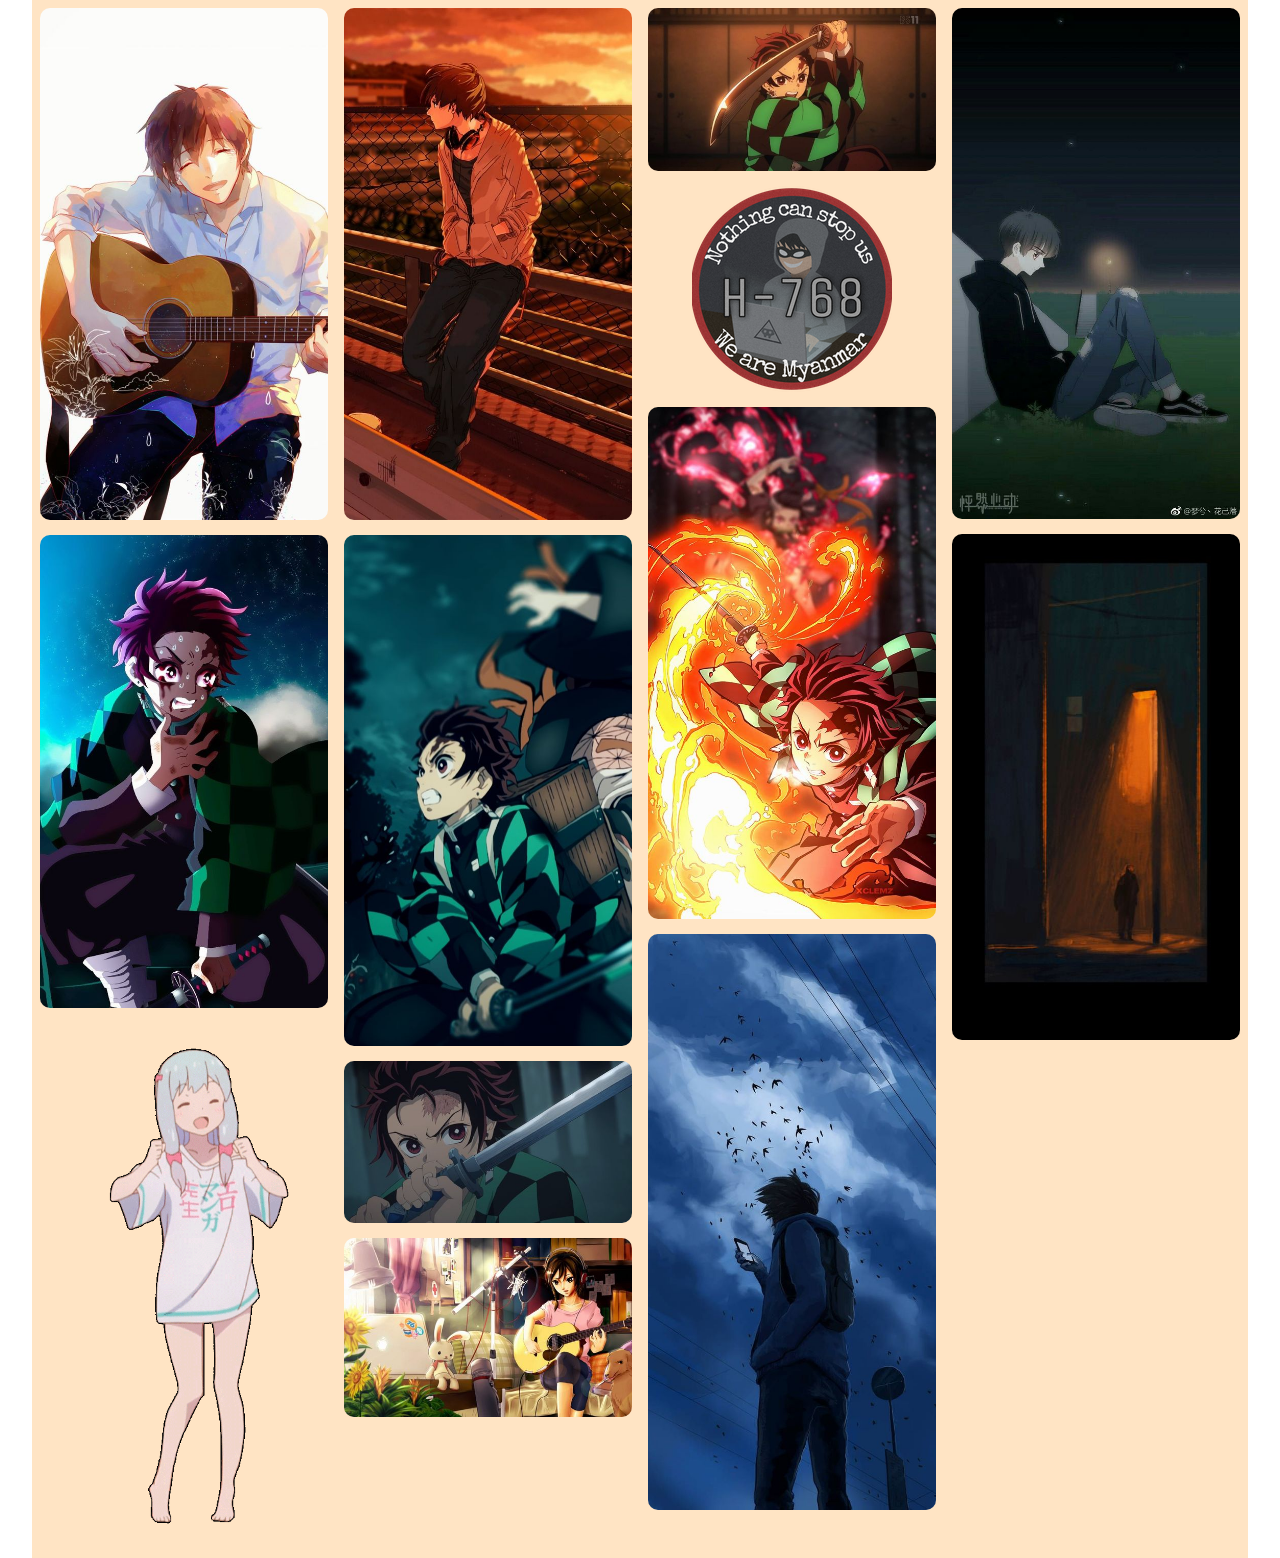
<file: index.html>
<!DOCTYPE html>
<html lang="en">
<head>
    <meta charset="UTF-8">
    <meta http-equiv="X-UA-Compatible" content="IE=edge">
    <meta name="viewport" content="width=device-width, initial-scale=1.0">
    <title>Image</title>
    <link rel="stylesheet" href="style.css">
</head>
<body>
    <div class="container">
        <div class="box">
            <img src="images/img1.jpg" alt="" class="image">
        </div>
        <div class="box">
            <img src="images/img2.jpg" alt="" class="image">
        </div>
        <div class="box">
            <img src="images/img18.gif" alt="" class="image">
        </div>
        <div class="box">
            <img src="images/img4.jpg" alt="" class="image">
        </div>
        <div class="box">
            <img src="images/img5.jpg" alt="" class="image">
        </div>
        <div class="box">
            <img src="images/img6.jpg" alt="" class="image">
        </div>
        <div class="box">
            <img src="images/img7.jpg" alt="" class="image">
        </div>
        <div class="box">
            <img src="images/img8.jpg" alt="" class="image">
        </div>
        <div class="box">
            <img src="images/img8.png" alt="" class="image">
        </div>
        <div class="box">
            <img src="images/img9.jpg" alt="" class="image">
        </div>
        <div class="box">
            <img src="images/img10.jpg" alt="" class="image">
        </div>
        <div class="box">
            <img src="images/img11.jpg" alt="" class="image">
        </div>
        <div class="box">
            <img src="images/img12.png" alt="" class="image">
        </div>
        
    </div>
</body>
</html>
</file>
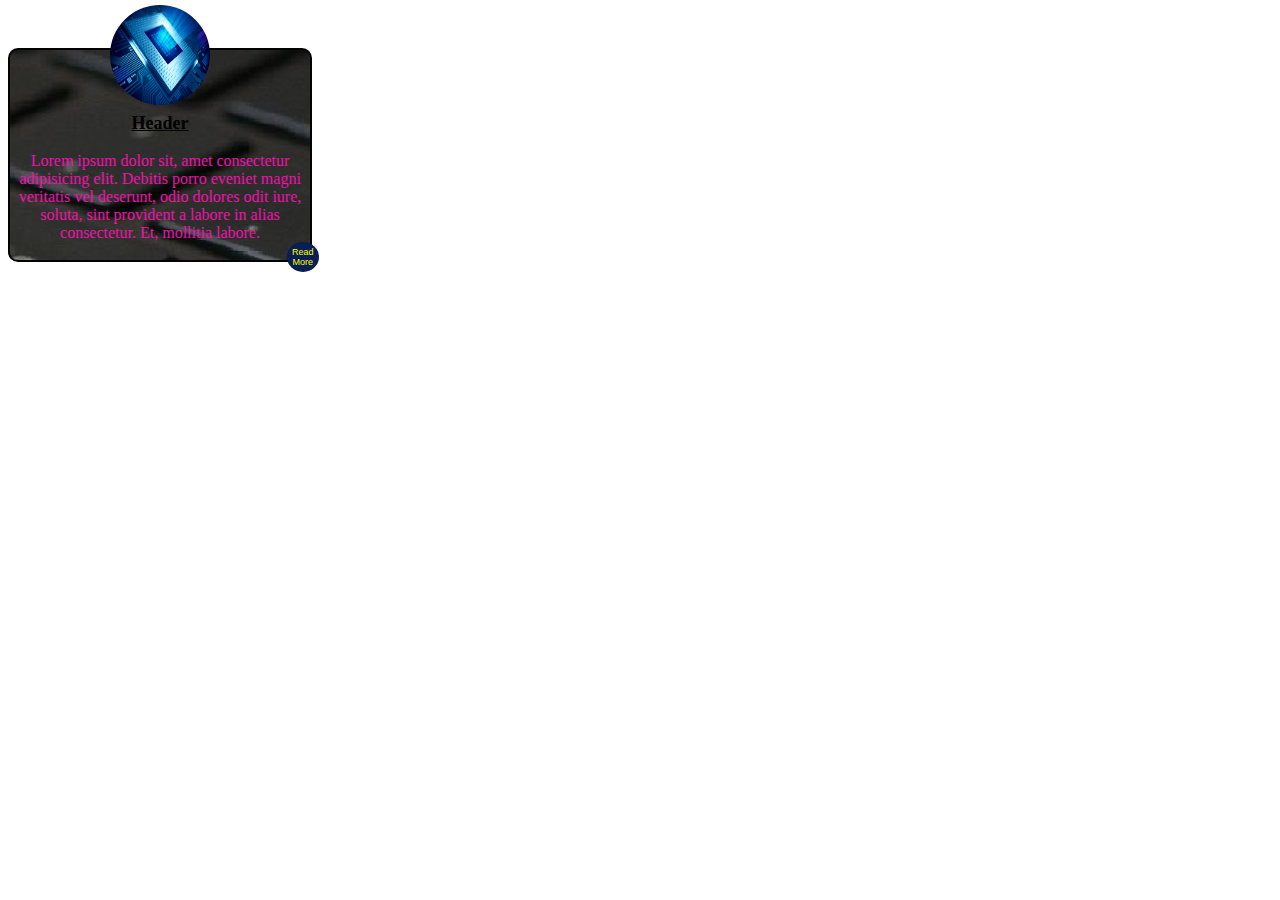
<file: proj/index.html>
<!DOCTYPE html>
<html lang="en">
<head>
    <meta charset="UTF-8">
    <meta http-equiv="X-UA-Compatible" content="IE=edge">
    <meta name="viewport" content="width=device-width, initial-scale=1.0">
    <title>Document</title>
    <style>
        .card{
            margin-top: 40px;
            width: 300px;
            background-image: url("images/header.jpg");
            border-radius: 10px;
            border: 2px solid rgb(3, 3, 3);
            display: inline-block;
            overflow: hidden;
            animation: effect 3s; 
            
        }
        @keyframes effect {
            0%{transform: scale(0, 1);}
        }
        .card-img{
            display: block;
            margin: auto;
            margin-top: -45px;
            border-radius: 50%;
            
            transition: 1s;
            width: 100px;
            height: 100px;
            box-sizing: border-box;
            animation: effect-img 2.5s;
            
        }
        @keyframes effect-img {
            0%{transform:rotate(720deg);}
        }
        .card-img:hover,.card-btn.active{

            transform:rotate(360deg);
        }
        .card-body{
            padding: 8px;
            text-align: center;
            
        }
        .card-header{
            text-decoration: underline;
            font-size: 18px;
            font-weight: bold;
            margin-top: 0;

        }
        .card-para{
            margin-bottom: 0;
            color: #f011ad; 

        }
        .card-btn{
            
            margin: 0px 0px 10px -10px;
            padding: 5px;
            border:0;
            background-color: #0a1e54;
            font-size: 9px;
            font-weight: lighter;
            color: white;
            display: block;
            /* margin: auto; */
            margin-bottom: -20px;
            margin-left: 269px;
            border-radius: 50%;
            transition: 1s;
            animation: effect-btn 3s;
            
        }
        @keyframes effect-btn {
            0%{transform:rotate(720deg);}
        }
        .card-btn:hover{
            transform:rotate(720deg);
        }
        .card-btn a{
            text-decoration: none;
            color:#fbff07
        }
    </style>
</head>
<body>
    <div class="card" style="overflow: visible;">
    <img src="images/body.jpg"   alt="linus torvalds" class="card-img">
    <div class="card-body" >
        
    <p class="card-header">Header</p>
    <p class="card-para">Lorem ipsum dolor sit, amet consectetur adipisicing elit. Debitis porro eveniet magni veritatis vel deserunt, odio dolores odit iure, soluta, sint provident a labore in alias consectetur. Et, mollitia labore.</p>
    <button class="card-btn" ><a href="#">Read More</a></button>
</div></div>
</body>
</html>
</file>
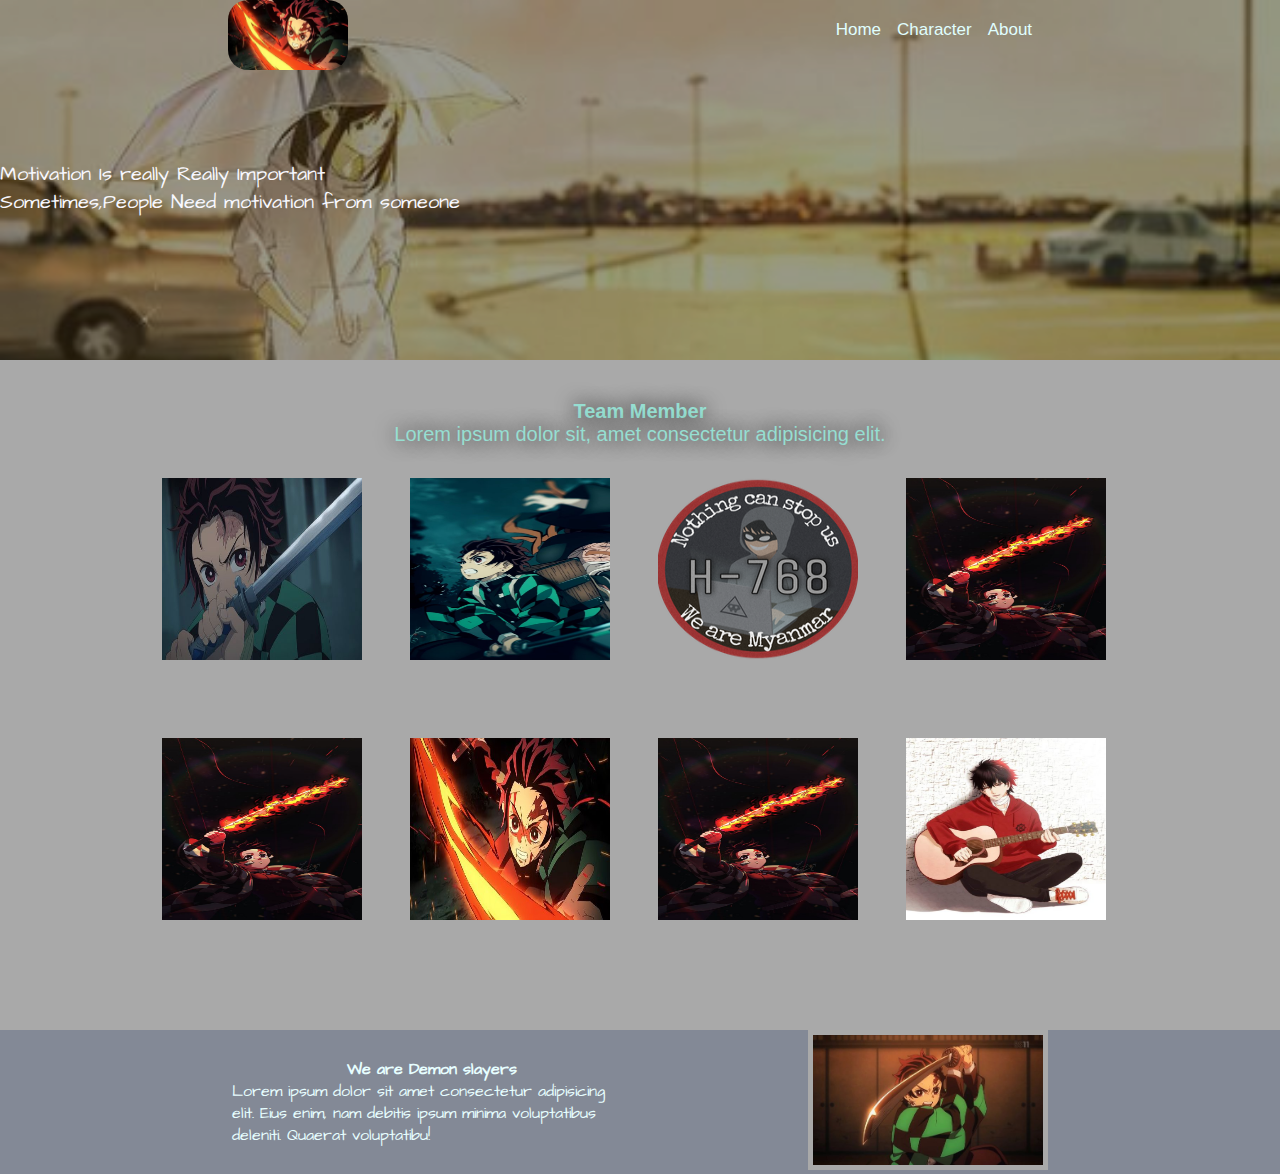
<file: slayer/index.html>
<!DOCTYPE html>
<html lang="en">
<head>
    <meta charset="UTF-8">
    <meta http-equiv="X-UA-Compatible" content="IE=edge">
    <meta name="viewport" content="width=device-width, initial-scale=1.0">
    <title>Demon Slayer Fan</title>
    <link rel="stylesheet" href="style.css">
    <link rel="preconnect" href="https://fonts.googleapis.com">
<link rel="preconnect" href="https://fonts.gstatic.com" crossorigin>
<link href="https://fonts.googleapis.com/css2?family=Architects+Daughter&display=swap" rel="stylesheet">
</head>
<body>
    <!-- /*header*/ -->
    <div class="head">
        <div class="head-container">
            <div class="head-logo">
                <img src="../images/img32.jpg" alt="">
            </div>
            <div class="head-menu">
                <a href="#">Home</a>
                <a href="#" class="chara-active">Character</a>
                <a href="#">About</a>
                
            </div>
            
        </div>  
        <div class="head-contents">
            <div class="img"></div>
            <p>Motivation Is really Really Important</p>
            <p>Sometimes,People Need motivation from someone</p>
        </div>
    </div>
 
    <!-- Character -->
    <div class="big-container">
        <div class="card-title">
            <h4>Team Member</h4>
            <p>Lorem ipsum dolor sit, amet consectetur adipisicing elit.</p>
        </div>
        <div class="container">
            <div class="card">
                
                    <img src="../images/img6.jpg" alt="">
                
                <div class="contents">
                    <h3>Name-Tanjiro</h3>
                    <h5>BReathing Stylef-Water</5>
                    
                </div>
            
            </div>
            <div class="card">
                
                <img src="../images/img5.jpg" alt="">
            
            <div class="contents">
                <h3>Name-Tanjiro</h3>
                <h5>BReathing Stylef-Water</5>
                
            </div>
        
        </div>
        <div class="card">
                
            <img src="../images/img8.png" alt="">
        
        <div class="contents">
            <h3>Name-Tanjiro</h3>
            <h5>BReathing Stylef-Water</5>
            
        </div>
    
    </div>
    <div class="card">
                
        <img src="../images/img33.jpg" alt="">
    
    <div class="contents">
        <h3>Name-Tanjiro</h3>
        <h5>BReathing Stylef-Water</5>
        
    </div>

</div>
<div class="card">
                
    <img src="../images/img33.jpg" alt="">

<div class="contents">
    <h3>Name-Tanjiro</h3>
    <h5>BReathing Stylef-Water</5>
    
</div>

</div>
<div class="card">

<img src="../images/img32.jpg" alt="">

<div class="contents">
<h3>Name-Tanjiro</h3>
<h5>BReathing Stylef-Water</5>

</div>

</div>
<div class="card">

<img src="../images/img31.jpg" alt="">

<div class="contents">
<h3>Name-Tanjiro</h3>
<h5>BReathing Stylef-Water</5>

</div>

</div>
<div class="card">

<img src="../images/img26.jpg" alt="">

<div class="contents">
<h3>Name-Tanjiro</h3>
<h5>BReathing Stylef-Water</5>

</div>

</div>
    
        </div>
    </div>
<!-- /*ABout Us*/ -->
<div class="about-container-big">
    <div class="about-container">
        <div class="about-contents">
            <h4>We are Demon slayers</h4>
            <p>Lorem ipsum dolor sit amet consectetur adipisicing elit. Eius enim, nam debitis ipsum minima voluptatibus deleniti. Quaerat voluptatibu!</p>
        </div>
        <div class="about-img">
            <img src="../images/img8.jpg" alt="About-us">
        </div>
    </div>
</div>
</body>
</html>
</file>
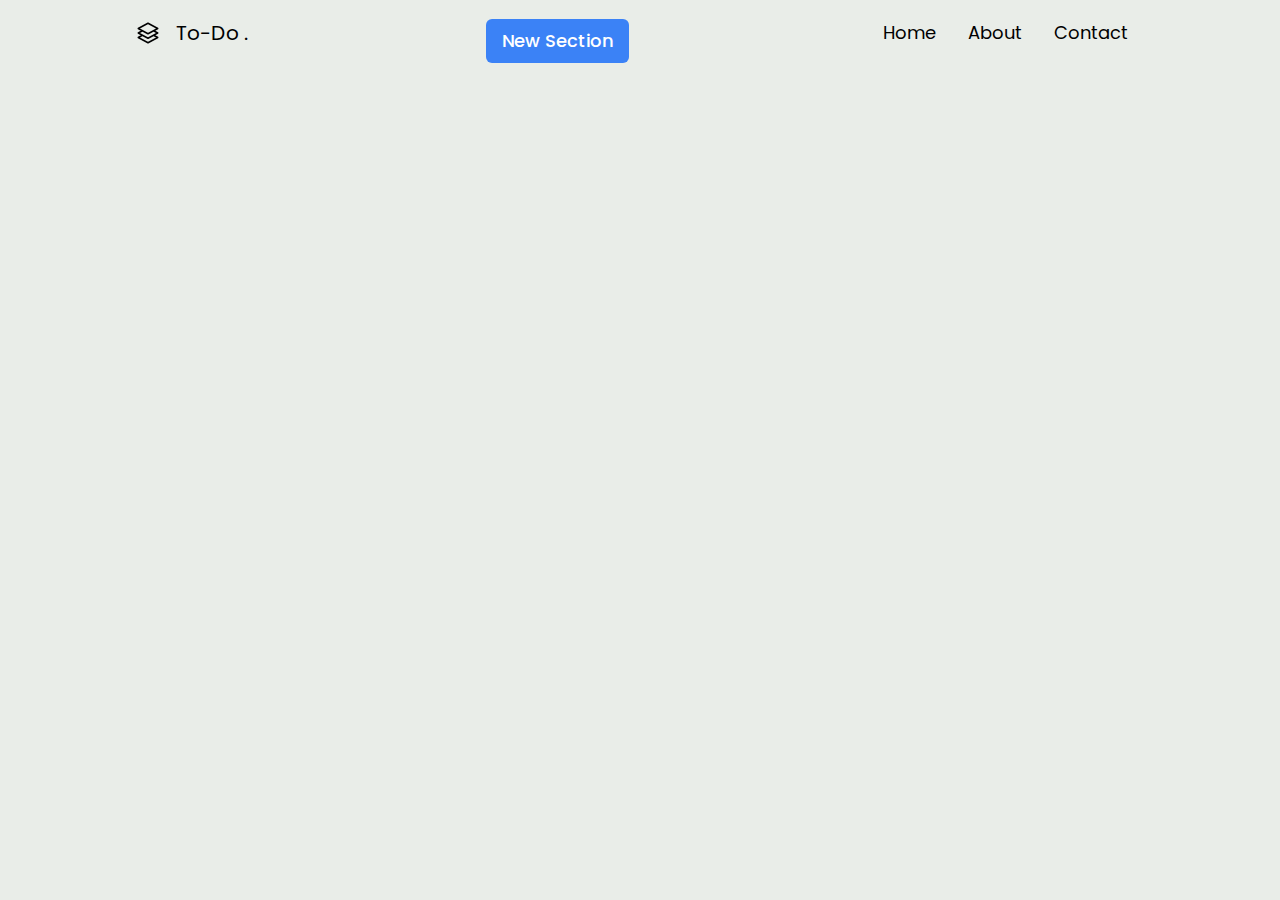
<file: TodoList/index.html>
<!doctype html><html lang="en"><head><meta charset="utf-8"/><link rel="icon" href="/favicon.ico"/><meta name="viewport" content="width=device-width,initial-scale=1"/><meta name="theme-color" content="#000000"/><meta name="description" content="Web site created using create-react-app"/><link rel="apple-touch-icon" href="/logo192.png"/><link rel="manifest" href="./manifest.json"/><title>React App</title><script defer="defer" src="./static/js/main.dae53b89.js"></script><link href="./static/css/main.a64534b2.css" rel="stylesheet"></head><body><noscript>You need to enable JavaScript to run this app.</noscript><div id="root"></div></body></html>
</file>
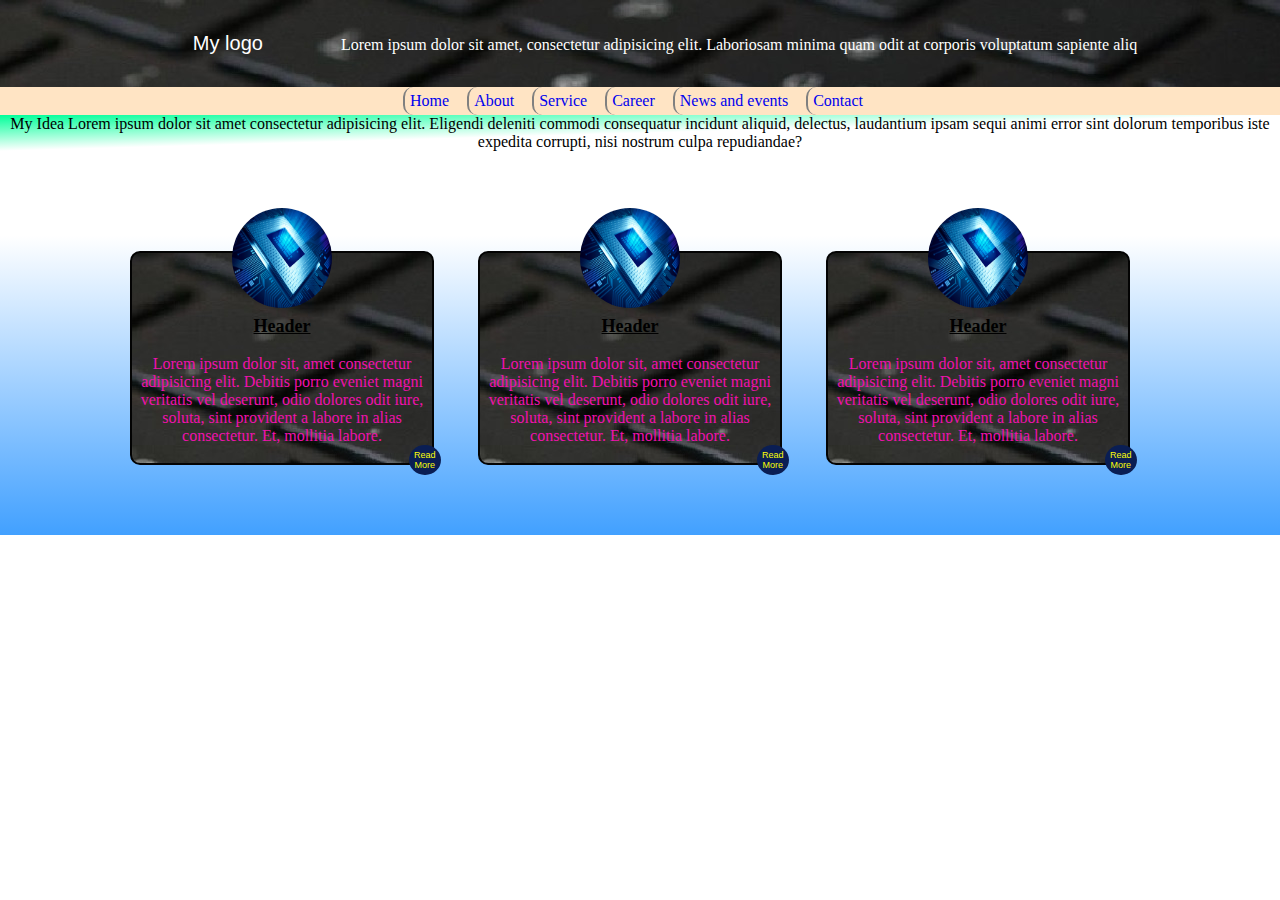
<file: proj/index-1.html>
<!DOCTYPE html>
<html lang="en">
<head>
    <meta charset="UTF-8">
    <meta http-equiv="X-UA-Compatible" content="IE=edge">
    <meta name="viewport" content="width=device-width, initial-scale=1.0">
    <link rel="stylesheet" href="index-1.css">
    <title>Card</title>
    
</head>
<body>
    <!-- Header Section -->
    <div class="col-header">
        <span class="col-mainhead">
            <p>My logo</p>
            <p>Lorem ipsum dolor sit amet, consectetur adipisicing elit. Laboriosam minima quam odit at corporis voluptatum sapiente aliq</p>

        </span>
        

    </div>
    <div class="col-nav">
        <ul>
            <li><a href="#" class="col-nav-link">Home</a></li>
            <li><a href="#" class="col-nav-link">About</a></li>
            <li><a href="#" class="col-nav-link">Service</a></li>
            <li><a href="#" class="col-nav-link">Career</a></li>
            <li><a href="#" class="col-nav-link">News and events</a></li>
            <li><a href="#" class="col-nav-link">Contact</a></li>
        </ul>
    </div>

    <div class="body">
        <span class="col-body-txt">My Idea</span>
        <span>Lorem ipsum dolor sit amet consectetur adipisicing elit. Eligendi deleniti commodi consequatur incidunt aliquid, delectus, laudantium ipsam sequi animi error sint dolorum temporibus iste expedita corrupti, nisi nostrum culpa repudiandae?</span>

    </div>





    <!-- info section -->
    <div class="col-info">
    <div class="card" style="overflow: visible;">
        <img src="images/body.jpg"   alt="linus torvalds" class="card-img">
        <div class="card-body" >
            
        <p class="card-header">Header</p>
        <p class="card-para">Lorem ipsum dolor sit, amet consectetur adipisicing elit. Debitis porro eveniet magni veritatis vel deserunt, odio dolores odit iure, soluta, sint provident a labore in alias consectetur. Et, mollitia labore.</p>
        <button class="card-btn" ><a href="#">Read More</a></button>
    </div></div>
    <div class="card" style="overflow: visible;">
        <img src="images/body.jpg"   alt="linus torvalds" class="card-img">
        <div class="card-body" >
            
        <p class="card-header">Header</p>
        <p class="card-para">Lorem ipsum dolor sit, amet consectetur adipisicing elit. Debitis porro eveniet magni veritatis vel deserunt, odio dolores odit iure, soluta, sint provident a labore in alias consectetur. Et, mollitia labore.</p>
        <button class="card-btn" ><a href="#">Read More</a></button>
    </div></div>


    <div class="card" style="overflow: visible;">
        <img src="images/body.jpg"   alt="linus torvalds" class="card-img">
        <div class="card-body" >
            
        <p class="card-header">Header</p>
        <p class="card-para">Lorem ipsum dolor sit, amet consectetur adipisicing elit. Debitis porro eveniet magni veritatis vel deserunt, odio dolores odit iure, soluta, sint provident a labore in alias consectetur. Et, mollitia labore.</p>
        <button class="card-btn" ><a href="#">Read More</a></button>
    </div></div></div>
  
</body>
</html>
</file>
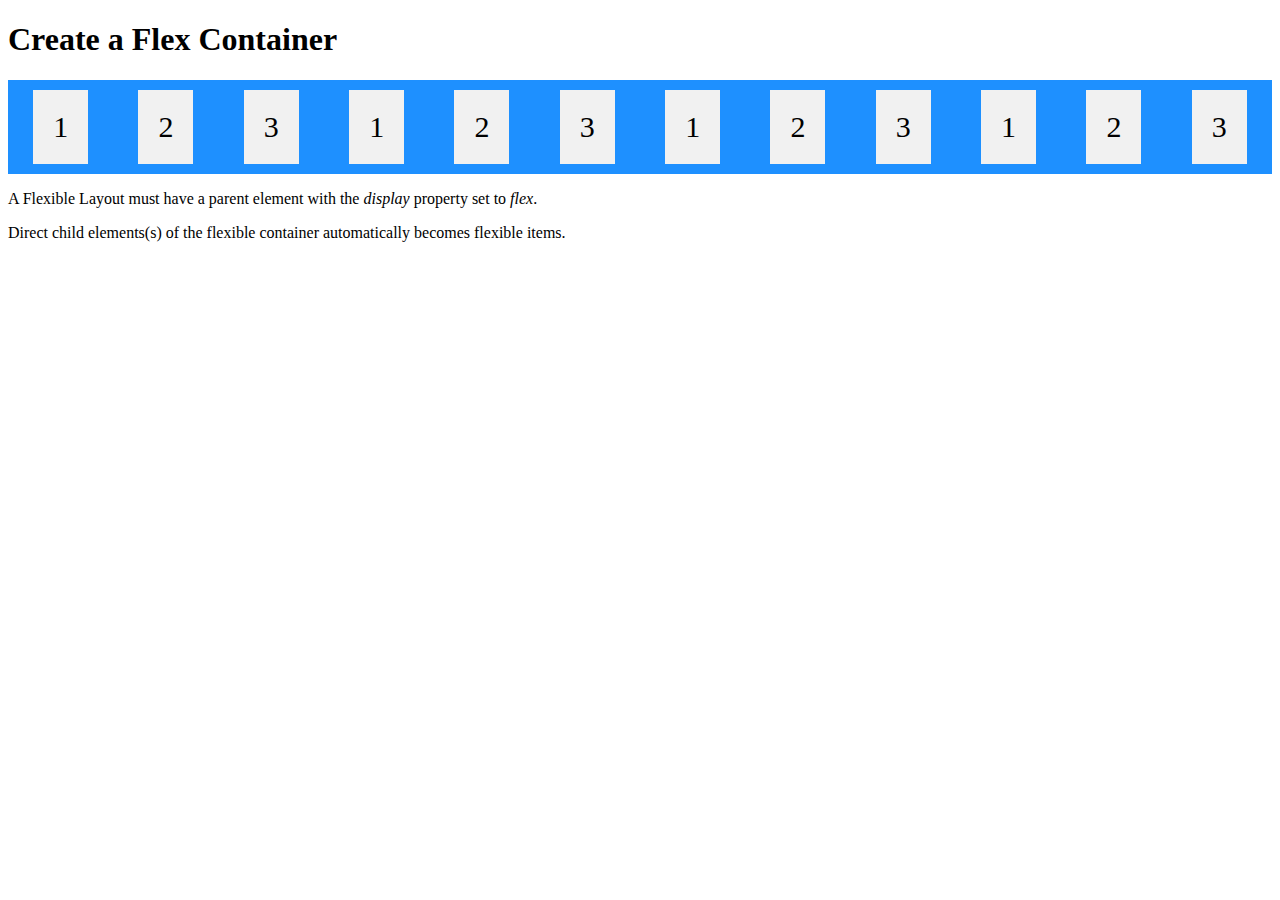
<file: slayer/test.html>
<!DOCTYPE html>
<html>
<head>
<style>
.flex-container {
  display: flex;
  justify-content: space-around;
  flex-wrap: wrap;
  background-color: DodgerBlue;
}

.flex-container > div {
  background-color: #f1f1f1;
  margin: 10px;
  padding: 20px;
  font-size: 30px;
}
</style>
</head>
<body>

<h1>Create a Flex Container</h1>

<div class="flex-container">
  <div>1</div>
  <div>2</div>
  <div>3</div>  
  <div>1</div>
  <div>2</div>
  <div>3</div> 
  <div>1</div>
  <div>2</div>
  <div>3</div> 
  <div>1</div>
  <div>2</div>
  <div>3</div> 
</div>

<p>A Flexible Layout must have a parent element with the <em>display</em> property set to <em>flex</em>.</p>

<p>Direct child elements(s) of the flexible container automatically becomes flexible items.</p>

</body>
</html>
</file>
<file: style.css>
body{
    padding: 0;
    margin: 0;
}
.container{
    text-align: center;
    margin: auto;
    padding: 8px;
    background-color: bisque;
    max-width: 1200px;
    column-count: 4;
}
.box{
    overflow: hidden;
    display: inline-block;
    
    margin-bottom: 7px;
    animation: effe 2s;
}@keyframes effe {
    from{transform: translateY(-1000px);}
    to{transform: translateY(0px);}
}
@keyframes effei {
    from{transform: translateY(400px);}
    to{transform: translateY(0px);}
}
.image{
    border-radius: 10px;
    overflow: hidden;
    width: 100%;
    height: 100%;
    transition: 0.9s ease;
    animation: effei 4s;
    
}
.image:hover{
    transform:scale(1.1);
    opacity: 0.9;
    
}

/*large device*/
@media (max-width:992px) {
    .container{
        column-count: 3;
    }
}
/*mediam device*/
@media (max-width:768px) {
    .container{
        column-count: 2;
    }
}
/*small device*/
@media (max-width:600px) {
    .container{
        column-count: 1;
    }
}
</file>
<file: slayer/style.css>
*{
    margin: 0;
    padding: 0;
    
}
body{
    
    animation: backeff 5s;
    animation-iteration-count: infinite;
    background-position: center;
    background-repeat: no-repeat;
    background-size: 100% 290%;
    object-fit: cover;
}
.head{
    display: flex;
    flex-direction: column;
    min-height:360px ;
    
}
/* @keyframes backeff {
    0%{background-image: url(../images/img34.jpg);}
    20%{background-image: url(../images/img31.jpg);}
    40%{background-image: url(../images/img36.jpg);}
    60%{background-image: url(../images/img35.jpg);}
    80%{background-image: url(../images/img33.jpg);}
    100%{background-image: url(../images/img32.jpg);}
} */
.head-container{
    
    display: flex;
    justify-content: space-around;
    justify-items: center;
    flex-direction: row;
    
    background-position: center;
    background-repeat: no-repeat;
    background-size: 100% 290%;
    
}
@media (max-width:470px) {
    .head-container{
        margin: 20px auto 0px auto;
        
        flex-direction: column;
        justify-content: center;
        justify-items: top;
    }
}
.head-logo{
    width: 120px;
    height: 70px;
    display: inline-block;
}
.head-logo img{
    border-radius: 20px;
    width: 100%;
    height: 100%;
}
.head-menu{
    display: inline-block;
    padding: 20px;
    
}
.head-menu a{
    color: #e0ffff;
    text-decoration: none;
    font-family: 'Franklin Gothic Medium', 'Arial Narrow', Arial, sans-serif;
    font-size: 17px;
    font-weight: 50%;
    margin-left: 12px;
}
@media (max-width:470px) {
    .head-menu a{
        display: flex;
        flex-direction: column;
        justify-content: space-around;
        justify-items: center;
    }
}
.head-contents{
    color:#f8f8ff;
    font-family: 'Architects Daughter', cursive;
    font-size: 20px;
    margin-top: 90px;
    display: flex;
    justify-content: flex-end;
    flex-direction: column;
    align-items: left;
}
@media (max-width:470px) {
    .head-contents {
        margin: 0;
        font-size: 16px;
        
    }
}
.head-contents .img{
    background-image: url(../images/img34.jpg);
    background-size: cover;
    position: absolute;
    top: 0;
    bottom: 0;
    width: 100%;
    height: 360px;
    z-index: -1;
    align-items: center;
}
.head-contents .img::after{
    content: '';
    background-color: black;
    
    position: absolute; 
    top: 0;
    bottom: 0;
    width: 100%;
    height: 100%;
    opacity: 0.4;
}

/* character */
.big-container{
    
    display: flex;
    flex-direction: column;
    justify-content: center;
    align-items: center;
    background-color: #a9a9a9;
    
}
.card-title{
    margin-top: 40px;
    display: flex;
    flex-direction: column;
    justify-content: flex-end;
    align-items: center;
    font-size: 20px;
    font-family: 'Trebuchet MS', 'Lucida Sans Unicode', 'Lucida Grande', 'Lucida Sans', Arial, sans-serif;
    color:#96ded1;
    text-shadow: 0px 0px 1em black;
}
@media (max-width:520px) {
    .card-title {
        
        font-size: 16px;
        
    }
}
.container{
    overflow: hidden;
    max-width: 992px;
    padding: 12px;
    display: flex;
    justify-content: space-around;
    max-width: 992px;
    margin: 20px auto;
    display: flex;
    justify-content: space-around;
    flex-wrap: wrap;

}
.card{
    cursor: pointer;
    width: 200px;
    height: 260px;
    position: relative;
    margin-right: 12px;
    animation: anin1 2s;
    
}
.card img{
    width: 100%;
    height: 70%;
    position: absolute;
    z-index: 1;
    transition:0.8s ease-in-out;
    animation: anin 6s;
    
}
@keyframes anin1 {
    from{transform: translateY(-1000px);}
    to{transform: translateY(0px);}
}
@keyframes anin {
    from{transform: translateY(400px);}
    to{transform: translateY(0px);}
}
.card .contents{
    color: #d6f0f0;
    width: 100%;
    height: 70%;
    background-color: #a9a9a9;
    position: absolute;
    display: flex;
    opacity: 0;
    flex-direction: column;
    justify-content: flex-end;
    align-items: center;
    transition:0.5s ease-in-out;
}
.card:hover img{
    border: 2px solid white;
    border-radius: 50%;
    transform: translate(0%,-13%);
}
.card:hover .contents{
    border-top-left-radius: 50%;
    border-top-right-radius: 50%;
    opacity: 1;
    transform: translate(0%,16%);
}
/* About-us */
.about-container-big{
    background-color: #838996;
}
.about-container{
    max-width: 992px;
    display: flex;
    flex-direction: row;
    justify-content: space-around;
    align-items: center;
    flex-wrap: wrap;
    margin: auto;
    
    
    
}
.about-contents{
    width: 400px;
    display: flex;
    flex-direction: column;
    justify-content: flex-end;
    align-items: center;
    font-family: 'Architects Daughter', cursive;
    z-index: 2;
    color: #e7feff;
    
    
    
}
.about-img img{
    width: 230px;
    height: 30%;
    opacity: 1;
    animation: about-eff 2.3s;
    border: 5px solid #a9a9a9;
}
@media (max-width:640px) {
    .about-img img{
        border: 0;
    }
}
@keyframes about-eff {
    from{transform: translateY(-80%);opacity: 0;}
    to{transform: translateX(0%);opacity: 1;}
}
.about-img img::after{
    content: '';
    background-color: #0a1214;
    opacity: 2;
}
</file>
<file: proj/index-1.css>
body{
	margin: 0;
	padding: 0;
}

@import url('https://fonts.googleapis.com/css2?family=Estonia&display=swap');
.col-header{
	background-image: url("images/header.jpg");
	min-width: 1200px;
	text-align: center;
	
	
}
.col-mainhead p{
	padding: 12px;
	color: white;
	margin-left: 50px;
	display: inline-block;
	font-family: 'Franklin Gothic Medium', 'Arial Narrow', Arial, sans-serif;
	
}
.col-nav-link{
	text-decoration: none;
}
.col-mainhead p:first-child{
	font-size: 20px;

}
.col-mainhead p:last-child{
	font-family: 'Estonia', cursive;
}
.col-nav{
	min-width: 1200px;
	
	
	overflow: hidden;
}
.col-nav ul{
	padding: 0;
	margin: 0;
	background-color: bisque;
	background-attachment: fixed;
	text-align:center;
	
}
.col-nav ul li{
	color: black;
	padding: 5px;
	display: inline-block;
	margin-right: 9px;
	border-radius: 10px;
	border-left: 2px solid gray;
	text-decoration: none;	
}

.col-nav ul li:hover{
    transform: translate(-30px,0px);
	background-color: bisque;
}
.body{
	/* background-image: url("images/body1.jpg") ; */
	background: linear-gradient(to bottom right, #00ff99 0%, #ffffff 50%);

	/* height: 100%; */
	text-align: center;
	min-width: 1200px;
  	/* background-size: cover;
	text-align: center; */
	margin: 0;
	padding: 0;

}

.left-body,.right-body{
	color: red;
	display: inline-block;
	width: 250px;
	border: 0px;
	padding: 5px;
	margin-right: 50px;
	margin-left:50px;
	background-color: rgb(0,0,0);
    background-color: rgba(0,0,0, 0.4)
}
.col-body-txt1,.col-body-txt1{
	text-decoration: underline;
    text-align: center;
	color: greenyellow;
}
.col-body-txt2,.col-body-txt2{
	
	overflow: hidden;
	white-space: nowrap;
	
    text-align: center;
	font-weight: bold;
	color: black;
	margin-bottom:20px ;
	animation: txt-eff 2s;

}
@keyframes txt-eff {
	from { transform: scale(0,0); }
    to { transform: scale(1,1); }
}


.col-info{
	text-align: center;
	min-width: 1200px;
	background: linear-gradient(to top, #3399ff -6%, #ffffff 78%);
	
}
.card{
	margin-bottom:70px;
	margin-left: 10px;
	margin-right: 30px;
	margin-top: 100px;
	max-width: 300px;
	background-image: url("images/header.jpg");
	border-radius: 10px;
	border: 2px solid rgb(3, 3, 3);
	display: inline-block;
	overflow: hidden;
	animation: effect 3s; 
	
}
@keyframes effect {
	0%{transform: scale(0,0);}
	100%{transform: scale(1,1);}
}
.card-img{
	display: block;
	margin: auto;
	margin-top: -45px;
	border-radius: 50%;
	
	transition: 1s;
	width: 100px;
	height: 100px;
	box-sizing: border-box;
	animation: effect-img 2.5s;
	
}
@keyframes effect-img {
	0%{transform:rotate(720deg);}
}
.card-img:hover,.card-btn.active{

	transform:rotate(360deg);
}
.card-body{
	padding: 8px;
	text-align: center;
	
}
.card-header{
	text-decoration: underline;
	font-size: 18px;
	font-weight: bold;
	margin-top: 0;

}
.card-para{
	margin-bottom: 0;
	color: #f011ad; 

}
.card-btn{
	
	margin: 0px 0px 10px -10px;
	padding: 5px;
	border:0;
	background-color: #0a1e54;
	font-size: 9px;
	font-weight: lighter;
	color: white;
	display: block;
	/* margin: auto; */
	margin-bottom: -20px;
	margin-left: 269px;
	border-radius: 50%;
	transition: 1s;
	animation: effect-btn 3s;
	
}
@keyframes effect-btn {
	0%{transform:rotate(720deg);}
}
.card-btn:hover{
	transform:rotate(720deg);
}
.card-btn a{
	text-decoration: none;
	color:#fbff07;
}
</file>
<file: TodoList/static/css/main.a64534b2.css>
@import url(https://fonts.googleapis.com/css2?family=Poppins:ital,wght@0,200;0,300;0,500;0,600;0,700;0,800;1,200;1,300;1,400;1,500;1,700&display=swap);
/*
! tailwindcss v3.3.6 | MIT License | https://tailwindcss.com
*/*,:after,:before{border:0 solid #e5e7eb;box-sizing:border-box}:after,:before{--tw-content:""}html{-webkit-text-size-adjust:100%;font-feature-settings:normal;font-family:ui-sans-serif,system-ui,-apple-system,BlinkMacSystemFont,Segoe UI,Roboto,Helvetica Neue,Arial,Noto Sans,sans-serif,Apple Color Emoji,Segoe UI Emoji,Segoe UI Symbol,Noto Color Emoji;font-variation-settings:normal;line-height:1.5;tab-size:4}body{line-height:inherit}hr{border-top-width:1px;color:inherit;height:0}abbr:where([title]){-webkit-text-decoration:underline dotted;text-decoration:underline dotted}h1,h2,h3,h4,h5,h6{font-size:inherit;font-weight:inherit}a{color:inherit;text-decoration:inherit}b,strong{font-weight:bolder}code,kbd,pre,samp{font-feature-settings:normal;font-family:ui-monospace,SFMono-Regular,Menlo,Monaco,Consolas,Liberation Mono,Courier New,monospace;font-size:1em;font-variation-settings:normal}small{font-size:80%}sub,sup{font-size:75%;line-height:0;position:relative;vertical-align:initial}sub{bottom:-.25em}sup{top:-.5em}table{border-collapse:collapse;border-color:inherit;text-indent:0}button,input,optgroup,select,textarea{font-feature-settings:inherit;color:inherit;font-family:inherit;font-size:100%;font-variation-settings:inherit;font-weight:inherit;line-height:inherit;margin:0;padding:0}button,select{text-transform:none}[type=button],[type=reset],[type=submit],button{-webkit-appearance:button;background-color:initial;background-image:none}:-moz-focusring{outline:auto}:-moz-ui-invalid{box-shadow:none}progress{vertical-align:initial}::-webkit-inner-spin-button,::-webkit-outer-spin-button{height:auto}[type=search]{-webkit-appearance:textfield;outline-offset:-2px}::-webkit-search-decoration{-webkit-appearance:none}::-webkit-file-upload-button{-webkit-appearance:button;font:inherit}summary{display:list-item}blockquote,dd,dl,figure,h1,h2,h3,h4,h5,h6,hr,p,pre{margin:0}fieldset{margin:0}fieldset,legend{padding:0}menu,ol,ul{list-style:none;margin:0;padding:0}dialog{padding:0}textarea{resize:vertical}input::placeholder,textarea::placeholder{color:#9ca3af;opacity:1}[role=button],button{cursor:pointer}:disabled{cursor:default}audio,canvas,embed,iframe,img,object,svg,video{display:block;vertical-align:middle}img,video{height:auto;max-width:100%}[hidden]{display:none}*,:after,:before{--tw-border-spacing-x:0;--tw-border-spacing-y:0;--tw-translate-x:0;--tw-translate-y:0;--tw-rotate:0;--tw-skew-x:0;--tw-skew-y:0;--tw-scale-x:1;--tw-scale-y:1;--tw-pan-x: ;--tw-pan-y: ;--tw-pinch-zoom: ;--tw-scroll-snap-strictness:proximity;--tw-gradient-from-position: ;--tw-gradient-via-position: ;--tw-gradient-to-position: ;--tw-ordinal: ;--tw-slashed-zero: ;--tw-numeric-figure: ;--tw-numeric-spacing: ;--tw-numeric-fraction: ;--tw-ring-inset: ;--tw-ring-offset-width:0px;--tw-ring-offset-color:#fff;--tw-ring-color:#3b82f680;--tw-ring-offset-shadow:0 0 #0000;--tw-ring-shadow:0 0 #0000;--tw-shadow:0 0 #0000;--tw-shadow-colored:0 0 #0000;--tw-blur: ;--tw-brightness: ;--tw-contrast: ;--tw-grayscale: ;--tw-hue-rotate: ;--tw-invert: ;--tw-saturate: ;--tw-sepia: ;--tw-drop-shadow: ;--tw-backdrop-blur: ;--tw-backdrop-brightness: ;--tw-backdrop-contrast: ;--tw-backdrop-grayscale: ;--tw-backdrop-hue-rotate: ;--tw-backdrop-invert: ;--tw-backdrop-opacity: ;--tw-backdrop-saturate: ;--tw-backdrop-sepia: ;--tw-inner-border-color:#e5e7eb}::backdrop{--tw-border-spacing-x:0;--tw-border-spacing-y:0;--tw-translate-x:0;--tw-translate-y:0;--tw-rotate:0;--tw-skew-x:0;--tw-skew-y:0;--tw-scale-x:1;--tw-scale-y:1;--tw-pan-x: ;--tw-pan-y: ;--tw-pinch-zoom: ;--tw-scroll-snap-strictness:proximity;--tw-gradient-from-position: ;--tw-gradient-via-position: ;--tw-gradient-to-position: ;--tw-ordinal: ;--tw-slashed-zero: ;--tw-numeric-figure: ;--tw-numeric-spacing: ;--tw-numeric-fraction: ;--tw-ring-inset: ;--tw-ring-offset-width:0px;--tw-ring-offset-color:#fff;--tw-ring-color:#3b82f680;--tw-ring-offset-shadow:0 0 #0000;--tw-ring-shadow:0 0 #0000;--tw-shadow:0 0 #0000;--tw-shadow-colored:0 0 #0000;--tw-blur: ;--tw-brightness: ;--tw-contrast: ;--tw-grayscale: ;--tw-hue-rotate: ;--tw-invert: ;--tw-saturate: ;--tw-sepia: ;--tw-drop-shadow: ;--tw-backdrop-blur: ;--tw-backdrop-brightness: ;--tw-backdrop-contrast: ;--tw-backdrop-grayscale: ;--tw-backdrop-hue-rotate: ;--tw-backdrop-invert: ;--tw-backdrop-opacity: ;--tw-backdrop-saturate: ;--tw-backdrop-sepia: ;--tw-inner-border-color:#e5e7eb}.fixed{position:fixed}.bottom-0{bottom:0}.left-0{left:0}.right-0{right:0}.top-0{top:0}.-z-10{z-index:-10}.z-30{z-index:30}.z-50{z-index:50}.z-auto{z-index:auto}.mb-2{margin-bottom:.5rem}.ml-4{margin-left:1rem}.mt-2{margin-top:.5rem}.mt-3{margin-top:.75rem}.mt-4{margin-top:1rem}.mt-6{margin-top:1.5rem}.flex{display:flex}.inline-flex{display:inline-flex}.table{display:table}.h-6{height:1.5rem}.h-\[50px\]{height:50px}.h-\[840px\]{height:840px}.h-full{height:100%}.w-6{width:1.5rem}.w-\[20\%\]{width:20%}.w-\[200px\]{width:200px}.w-\[80\%\]{width:80%}.w-full{width:100%}.table-auto{table-layout:auto}.caption-top{caption-side:top}.translate-y-2{--tw-translate-y:0.5rem;transform:translate(var(--tw-translate-x),var(--tw-translate-y)) rotate(var(--tw-rotate)) skewX(var(--tw-skew-x)) skewY(var(--tw-skew-y)) scaleX(var(--tw-scale-x)) scaleY(var(--tw-scale-y))}.cursor-pointer{cursor:pointer}.flex-col{flex-direction:column}.items-start{align-items:flex-start}.items-center{align-items:center}.justify-end{justify-content:flex-end}.justify-center{justify-content:center}.justify-between{justify-content:space-between}.gap-x-2{column-gap:.5rem}.gap-x-3{column-gap:.75rem}.divide-x-2>:not([hidden])~:not([hidden]){--tw-divide-x-reverse:0;border-left-width:calc(2px*(1 - var(--tw-divide-x-reverse)));border-right-width:calc(2px*var(--tw-divide-x-reverse))}.divide-blue-300>:not([hidden])~:not([hidden]){--tw-divide-opacity:1;border-color:rgb(147 197 253/var(--tw-divide-opacity))}.divide-slate-400>:not([hidden])~:not([hidden]){--tw-divide-opacity:1;border-color:rgb(148 163 184/var(--tw-divide-opacity))}.rounded{border-radius:.25rem}.rounded-lg{border-radius:.5rem}.rounded-md{border-radius:.375rem}.rounded-xl{border-radius:.75rem}.border-b-2{border-bottom-width:2px}.border-slate-500{--tw-border-opacity:1;border-color:rgb(100 116 139/var(--tw-border-opacity))}.bg-black\/30{background-color:#0000004d}.bg-blue-200{--tw-bg-opacity:1;background-color:rgb(191 219 254/var(--tw-bg-opacity))}.bg-blue-500{--tw-bg-opacity:1;background-color:rgb(59 130 246/var(--tw-bg-opacity))}.bg-green-50{--tw-bg-opacity:1;background-color:rgb(240 253 244/var(--tw-bg-opacity))}.bg-red-500{--tw-bg-opacity:1;background-color:rgb(239 68 68/var(--tw-bg-opacity))}.bg-sky-300{--tw-bg-opacity:1;background-color:rgb(125 211 252/var(--tw-bg-opacity))}.bg-slate-200{--tw-bg-opacity:1;background-color:rgb(226 232 240/var(--tw-bg-opacity))}.bg-slate-500{--tw-bg-opacity:1;background-color:rgb(100 116 139/var(--tw-bg-opacity))}.bg-slate-600{--tw-bg-opacity:1;background-color:rgb(71 85 105/var(--tw-bg-opacity))}.bg-white{--tw-bg-opacity:1;background-color:rgb(255 255 255/var(--tw-bg-opacity))}.bg-white\/30{background-color:#ffffff4d}.px-2{padding-left:.5rem;padding-right:.5rem}.px-4{padding-left:1rem;padding-right:1rem}.px-6{padding-left:1.5rem;padding-right:1.5rem}.px-8{padding-left:2rem;padding-right:2rem}.px-\[120px\]{padding-left:120px;padding-right:120px}.py-1{padding-bottom:.25rem;padding-top:.25rem}.py-2{padding-bottom:.5rem;padding-top:.5rem}.py-3{padding-bottom:.75rem;padding-top:.75rem}.py-4{padding-bottom:1rem;padding-top:1rem}.pt-10{padding-top:2.5rem}.pt-4{padding-top:1rem}.text-base{font-size:1rem;line-height:1.5rem}.text-lg{font-size:1.125rem}.text-lg,.text-xl{line-height:1.75rem}.text-xl{font-size:1.25rem}.text-xs{font-size:.75rem;line-height:1rem}.font-bold{font-weight:700}.font-light{font-weight:300}.font-medium{font-weight:500}.font-semibold{font-weight:600}.text-black{--tw-text-opacity:1;color:rgb(0 0 0/var(--tw-text-opacity))}.text-green-700{--tw-text-opacity:1;color:rgb(21 128 61/var(--tw-text-opacity))}.text-red-50{--tw-text-opacity:1;color:rgb(254 242 242/var(--tw-text-opacity))}.text-slate-100{--tw-text-opacity:1;color:rgb(241 245 249/var(--tw-text-opacity))}.text-slate-600{--tw-text-opacity:1;color:rgb(71 85 105/var(--tw-text-opacity))}.text-slate-700{--tw-text-opacity:1;color:rgb(51 65 85/var(--tw-text-opacity))}.text-white{--tw-text-opacity:1;color:rgb(255 255 255/var(--tw-text-opacity))}.ring-1{--tw-ring-offset-shadow:var(--tw-ring-inset) 0 0 0 var(--tw-ring-offset-width) var(--tw-ring-offset-color);--tw-ring-shadow:var(--tw-ring-inset) 0 0 0 calc(1px + var(--tw-ring-offset-width)) var(--tw-ring-color);box-shadow:var(--tw-ring-offset-shadow),var(--tw-ring-shadow),0 0 #0000;box-shadow:var(--tw-ring-offset-shadow),var(--tw-ring-shadow),var(--tw-shadow,0 0 #0000)}.ring-inset{--tw-ring-inset:inset}.ring-green-600\/20{--tw-ring-color:#16a34a33}.filter{filter:var(--tw-blur) var(--tw-brightness) var(--tw-contrast) var(--tw-grayscale) var(--tw-hue-rotate) var(--tw-invert) var(--tw-saturate) var(--tw-sepia) var(--tw-drop-shadow)}.backdrop-blur-lg{--tw-backdrop-blur:blur(16px)}.backdrop-blur-lg,.backdrop-blur-sm{-webkit-backdrop-filter:var(--tw-backdrop-blur) var(--tw-backdrop-brightness) var(--tw-backdrop-contrast) var(--tw-backdrop-grayscale) var(--tw-backdrop-hue-rotate) var(--tw-backdrop-invert) var(--tw-backdrop-opacity) var(--tw-backdrop-saturate) var(--tw-backdrop-sepia);backdrop-filter:var(--tw-backdrop-blur) var(--tw-backdrop-brightness) var(--tw-backdrop-contrast) var(--tw-backdrop-grayscale) var(--tw-backdrop-hue-rotate) var(--tw-backdrop-invert) var(--tw-backdrop-opacity) var(--tw-backdrop-saturate) var(--tw-backdrop-sepia)}.backdrop-blur-sm{--tw-backdrop-blur:blur(4px)}.transition-all{transition-duration:.15s;transition-property:all;transition-timing-function:cubic-bezier(.4,0,.2,1)}.duration-75{transition-duration:75ms}.ring-1{box-shadow:0 0 #0000,0 0 #0000,0 0 #0000,0 0 #0000;box-shadow:var(--tw-ring-offset-shadow,0 0 #0000),var(--tw-ring-shadow,0 0 #0000),var(--tw-inner-border-shadow,0 0 #0000),var(--tw-shadow,0 0 #0000)}*{font-family:Poppins,sans-serif}body{-webkit-font-smoothing:antialiased;-moz-osx-font-smoothing:grayscale;background-color:#e9ede8;font-family:-apple-system,BlinkMacSystemFont,Segoe UI,Roboto,Oxygen,Ubuntu,Cantarell,Fira Sans,Droid Sans,Helvetica Neue,sans-serif;height:100%;margin:0}code{font-family:source-code-pro,Menlo,Monaco,Consolas,Courier New,monospace}.focus\:outline-none:focus{outline:2px solid #0000;outline-offset:2px}
/*# sourceMappingURL=main.a64534b2.css.map*/
</file>
